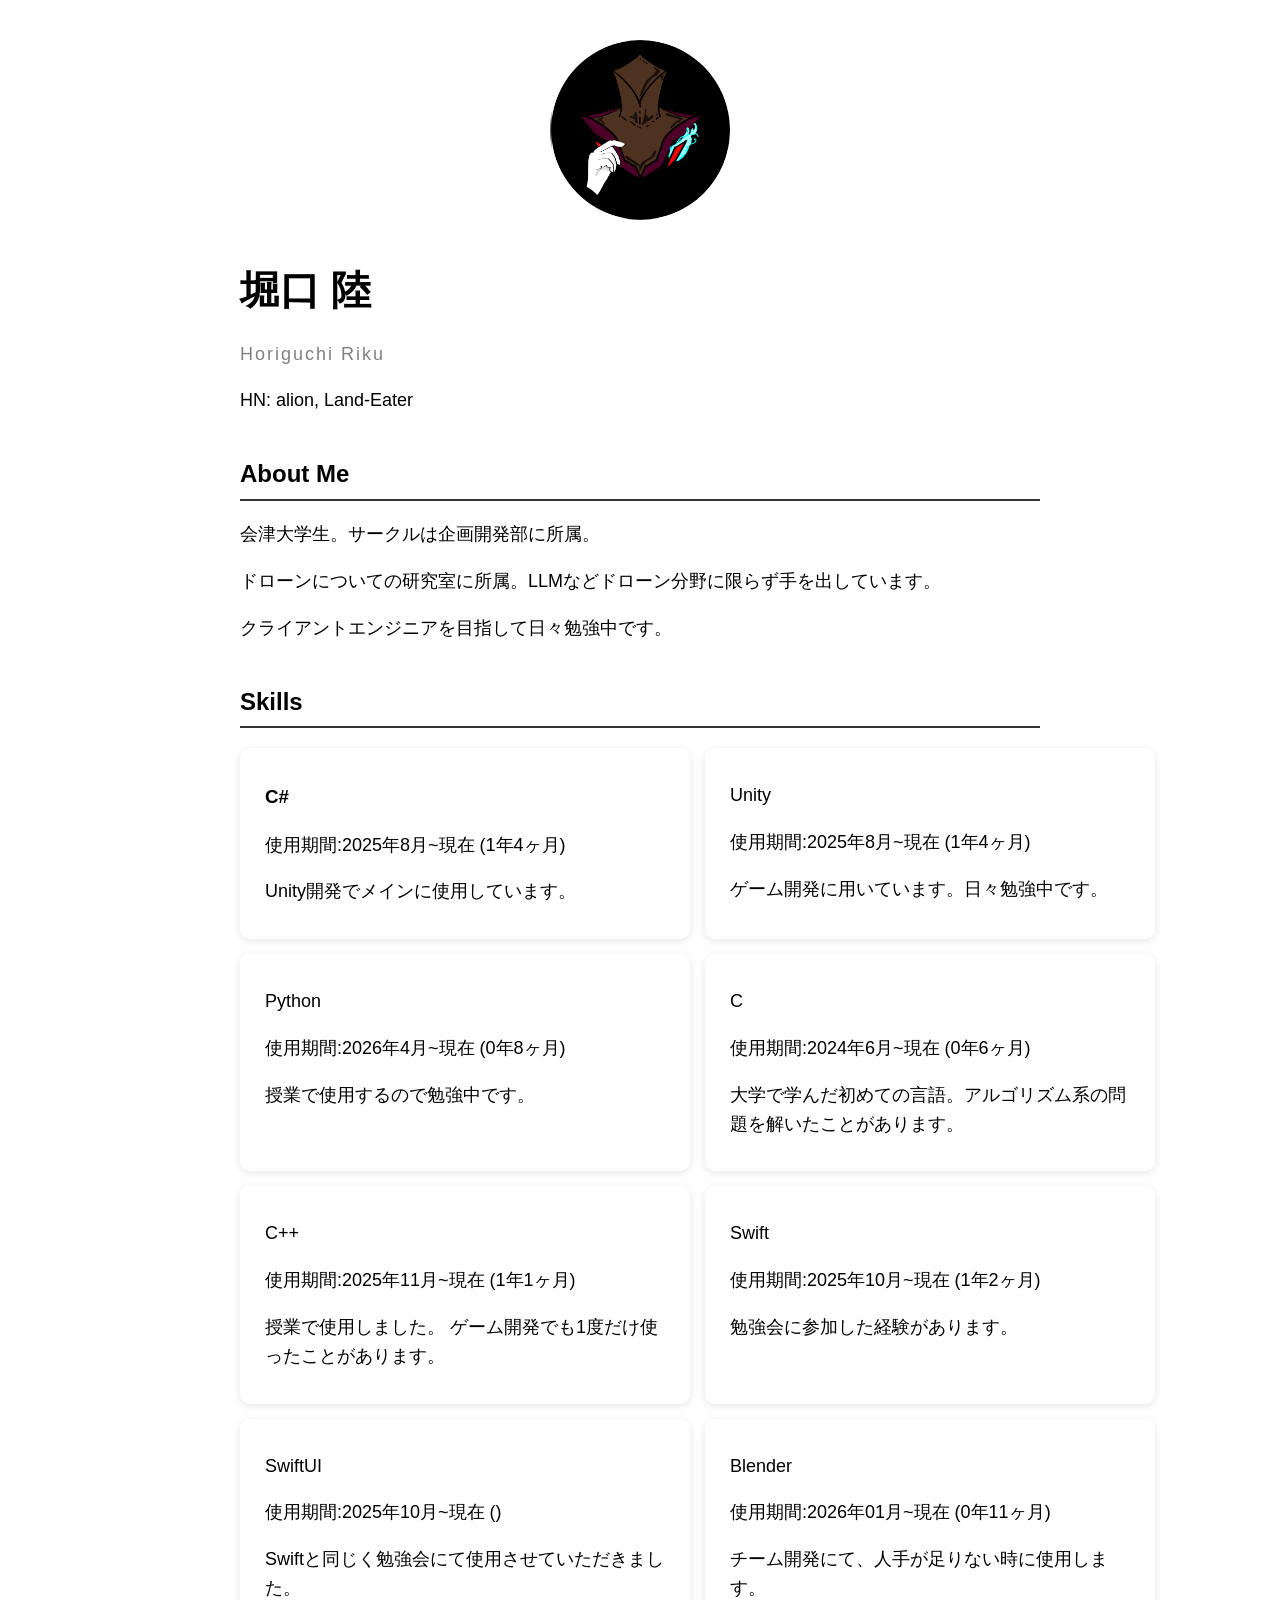
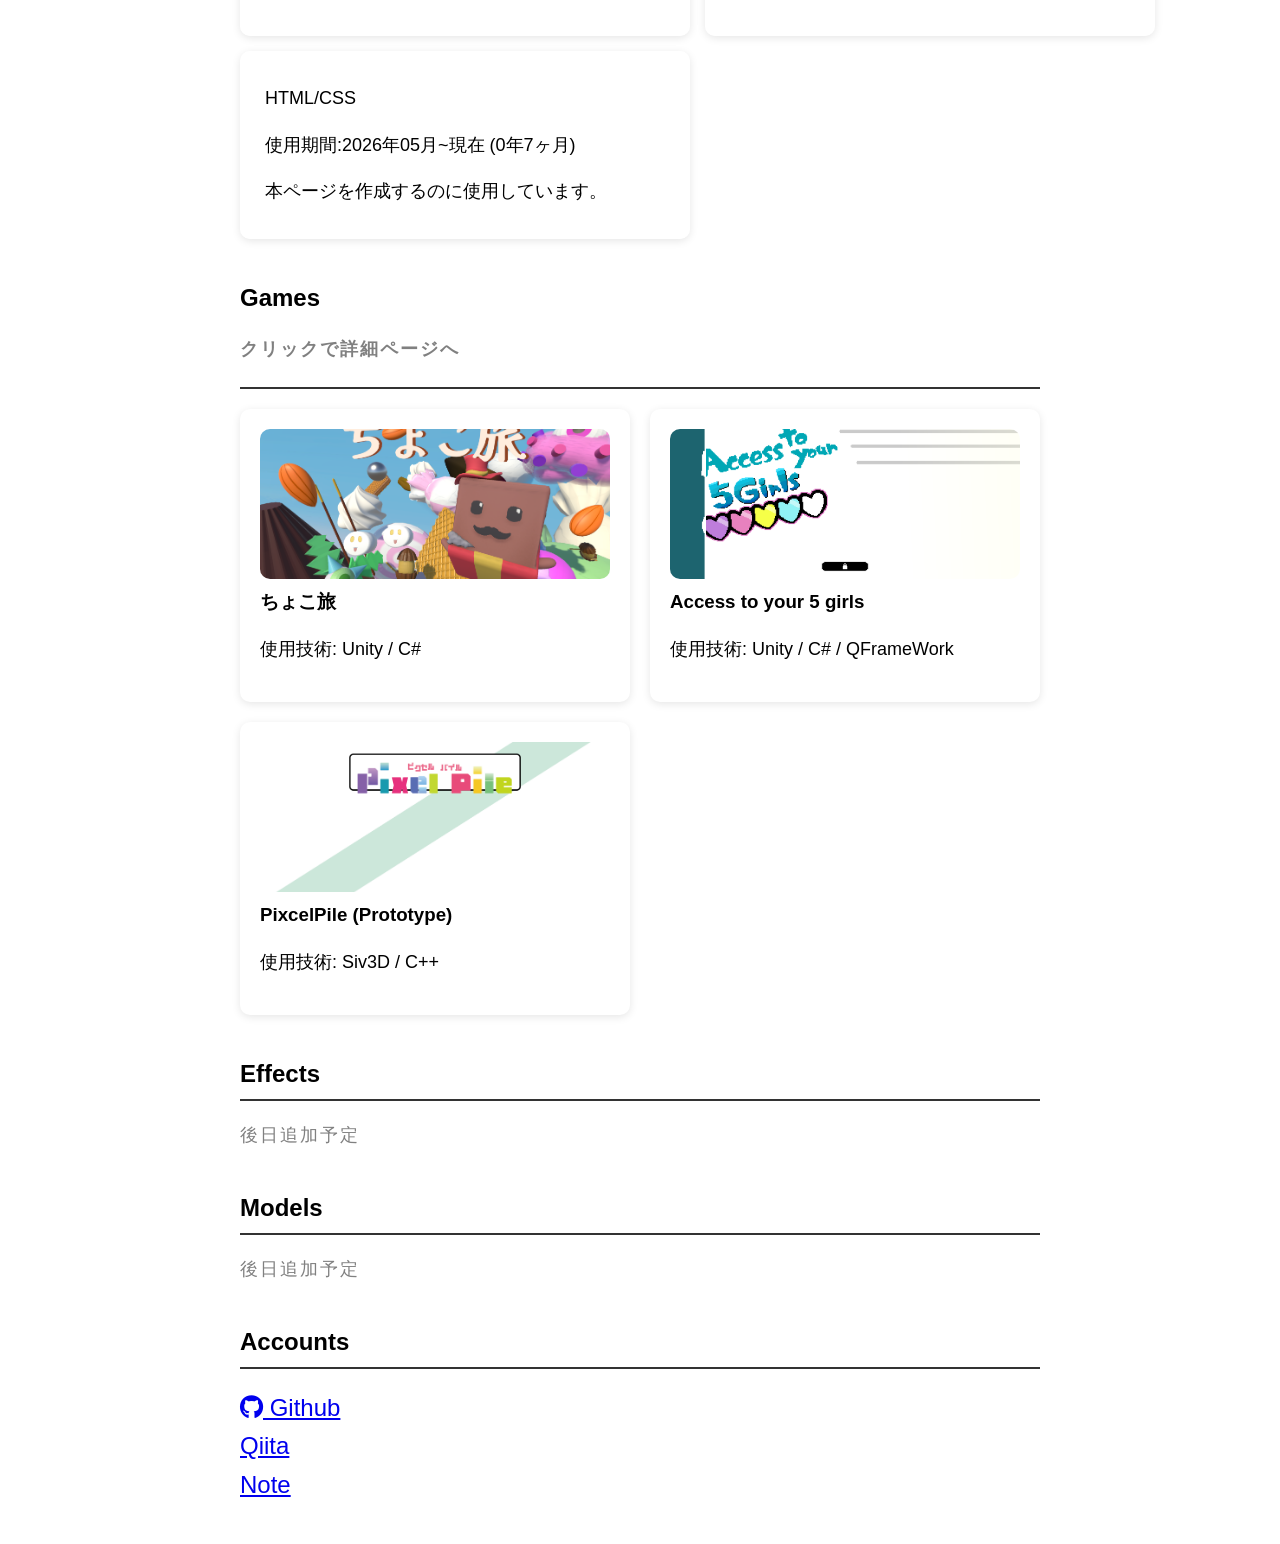
<file: index.html>
<!DOCTYPE html>
<html lang="ja">
<head>
    <meta charset="UTF-8">
    <meta name="viewport" content="width=device-width, initial-scale=1.0">
    <title>Riku Horiguchi Portfolio</title>

    <link rel="stylesheet" href="style.css">
    <link rel="stylesheet" href="https://cdnjs.cloudflare.com/ajax/libs/font-awesome/6.5.1/css/all.min.css">

</head>
<script src="script.js"></script>
<body>

    <div class="profile-section">
        <img src="images/Icon.JPG" alt="プロフィール画像" class="profile-image">
    </div>

    <h1>堀口 陸</h1>
    <p class="subscript"> Horiguchi Riku</p>
    <p>HN: alion, Land-Eater</p>
    
    <!--
        <p>Computer Engineering Student</p>
    -->

    <h2>About Me</h2>
    <p>
        <p>会津大学生。サークルは企画開発部に所属。</p>
        <p>ドローンについての研究室に所属。LLMなどドローン分野に限らず手を出しています。</p>
        <p>クライアントエンジニアを目指して日々勉強中です。</p>
    </p>

    <h2>Skills</h2>

        <div class="skills-container">

            <div class="skill-card">
                <h3>C#</h3>

                <p>
                    使用期間:2025年8月~現在
                    (<span id="csharp-experience"></span>)
                </p>

                <p>
                    Unity開発でメインに使用しています。
                </p>
            </div>

            <div class="skill-card">
                <p>Unity</p>
                
                <p>
                    使用期間:2025年8月~現在
                    (<span id="unity-experience"></span>)
                </p>

                <p>
                    ゲーム開発に用いています。日々勉強中です。
                </p>
            </div>

            <div class="skill-card">
                <p>Python</p>

                <p>
                    使用期間:2026年4月~現在
                    (<span id="python-experience"></span>)
                </p>

                <p>
                    授業で使用するので勉強中です。
                </p>
                
            </div>

            <div class="skill-card">
                <p>C</p>

                <p>
                    使用期間:2024年6月~現在
                    (<span id="c-experience"></span>)
                </p>

                <p>
                    大学で学んだ初めての言語。アルゴリズム系の問題を解いたことがあります。
                </p>
                
            </div>

            <div class="skill-card">
                <p>C++</p>
                
                <p>
                    使用期間:2025年11月~現在
                    (<span id="cpp-experience"></span>)
                </p>

                <p>
                    授業で使用しました。
                    ゲーム開発でも1度だけ使ったことがあります。
                </p>
                
            </div>

            <div class="skill-card">
                <p>Swift</p>

                <p>
                    使用期間:2025年10月~現在
                    (<span id="swift-experience"></span>)
                </p>

                <p>
                    勉強会に参加した経験があります。
                </p>
                
            </div>

            <div class="skill-card">
                <p>SwiftUI</p>

                <p>
                    使用期間:2025年10月~現在
                    (<span id="swift-experience"></span>)
                </p>

                <p>
                    Swiftと同じく勉強会にて使用させていただきました。
                </p>

            </div>

            <div class="skill-card">
                <p>Blender</p>

                <p>
                    使用期間:2026年01月~現在
                    (<span id="blender-experience"></span>)
                </p>

                <p>
                    チーム開発にて、人手が足りない時に使用します。
                </p>
            </div>

            <div class="skill-card">
                <p>HTML/CSS</p>

                <p>
                    使用期間:2026年05月~現在
                    (<span id="htmlcss-experience"></span>)
                </p>

                <p>
                    本ページを作成するのに使用しています。
                </p>
            </div>
        </div>

    <h2>
        Games
        <p class="subscript">クリックで詳細ページへ</p>
    </h2>
    

        <div class="projects-container">

        <a href="chocoTravel.html" class = "project-link">
            <div class="project-card">

                <img src="images/chocoTravelTitle.png" alt="タイトル画像">

                <h3>ちょこ旅</h3>
                <p>使用技術: Unity / C#</p>
            </div>
        </a>

        <a href="5girls.html" class = "project-link">
            <div class="project-card">

                <img src="images/5girlsTitle.png" alt="タイトル画像">

                <h3>Access to your 5 girls</h3>
                <p>使用技術: Unity / C# / QFrameWork</p>
            </div>
        </a>

        <a href="pixcelPile.html" class = "project-link">
            <div class="project-card">

                <img src="images/PixelPileTitle.png" alt="タイトル画像">

                <h3>PixcelPile (Prototype)</h3>
                <p>使用技術: Siv3D / C++</p>
            </div>
        </a>

        

        </div>

    <h2>Effects</h2>
    <p class="subscript">後日追加予定</p>

    <h2>Models</h2>
    <p class="subscript">後日追加予定</p>

    <h2>Accounts</h2>

    <div class="accounts-container">

        <div class="account">

            <a href="https://github.com/Land-Eater" target="_blank">
                <i class="fa-brands fa-github"></i>
                Github
            </a>

        </div>

        <div class="account">

            <a href="https://qiita.com/Land-Eater" target="_blank">
                <i></i>
                Qiita
            </a>

        </div>

        <div class="account">

            <a href="https://note.com/alphalion" target="_blank">
                <i></i>
                Note
            </a>

        </div>

    </div>

    <script src="script.js"></script>
</body>
</html>
</file>
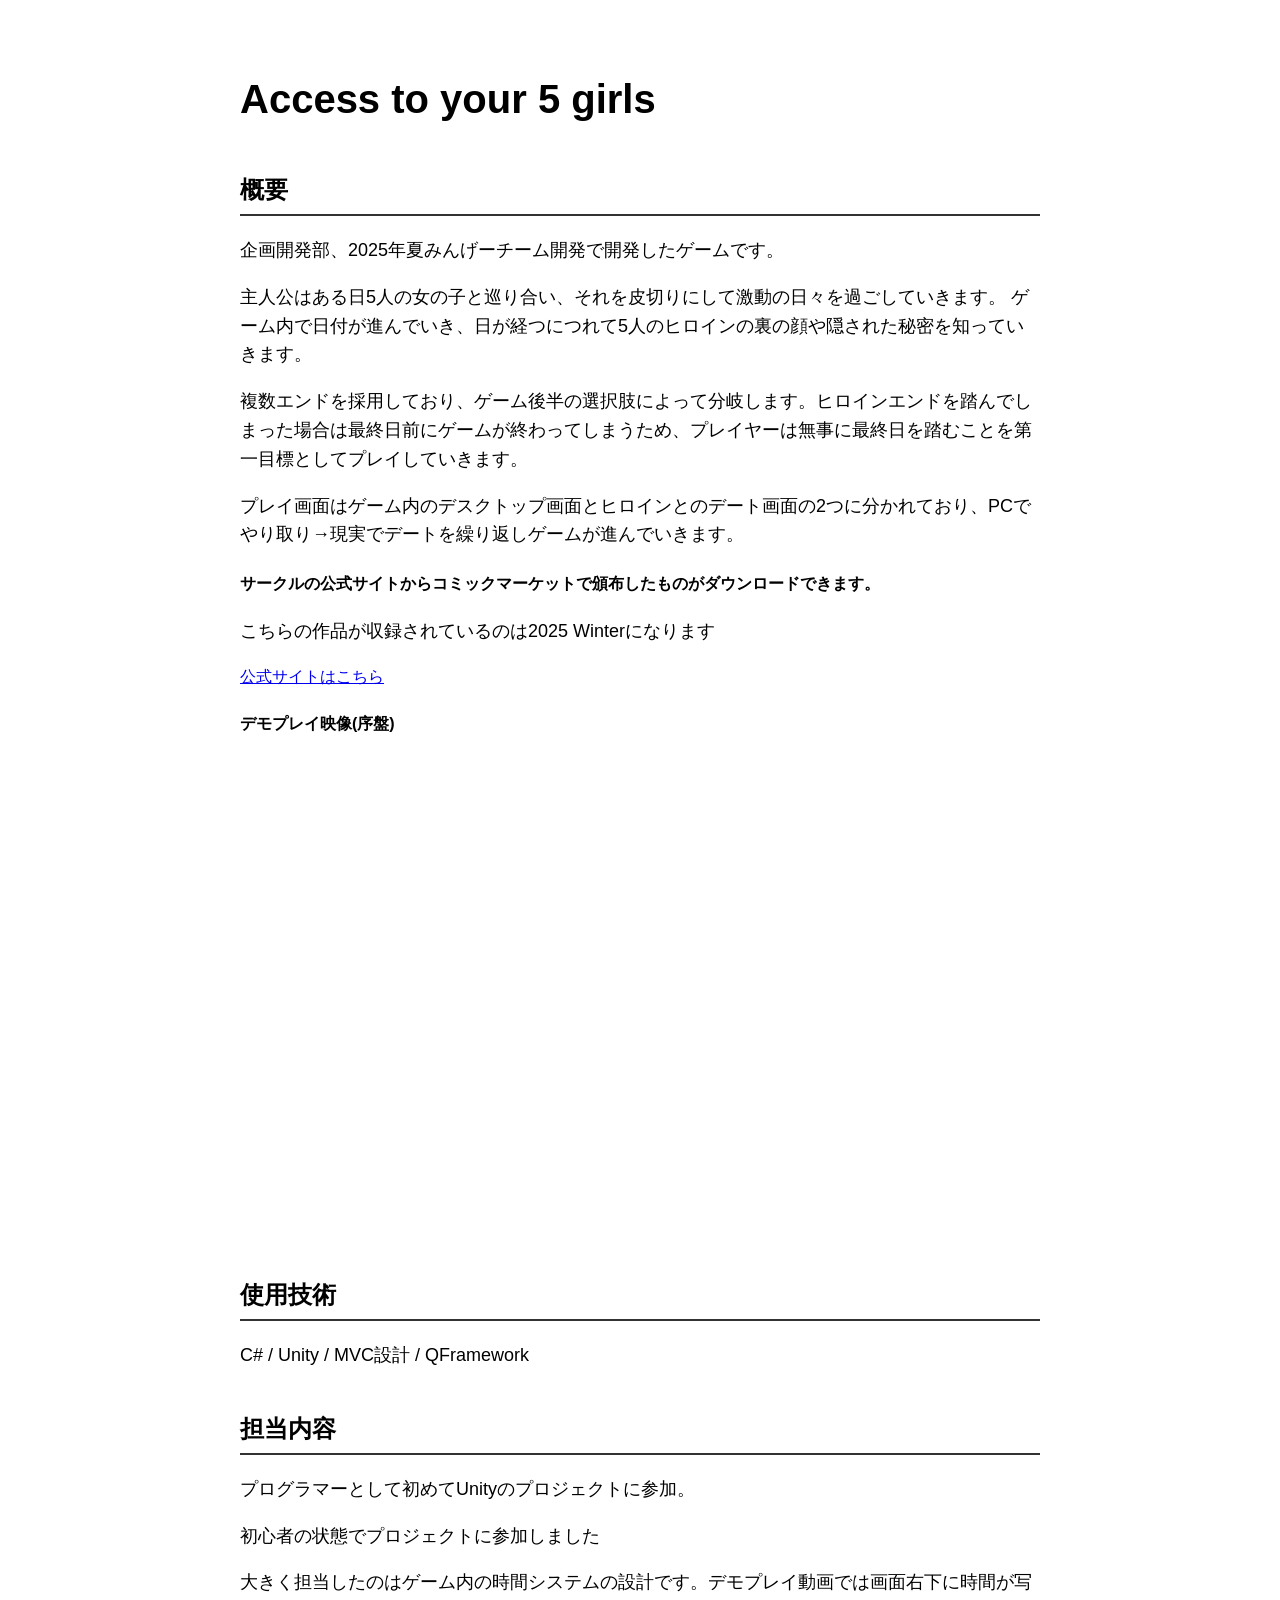
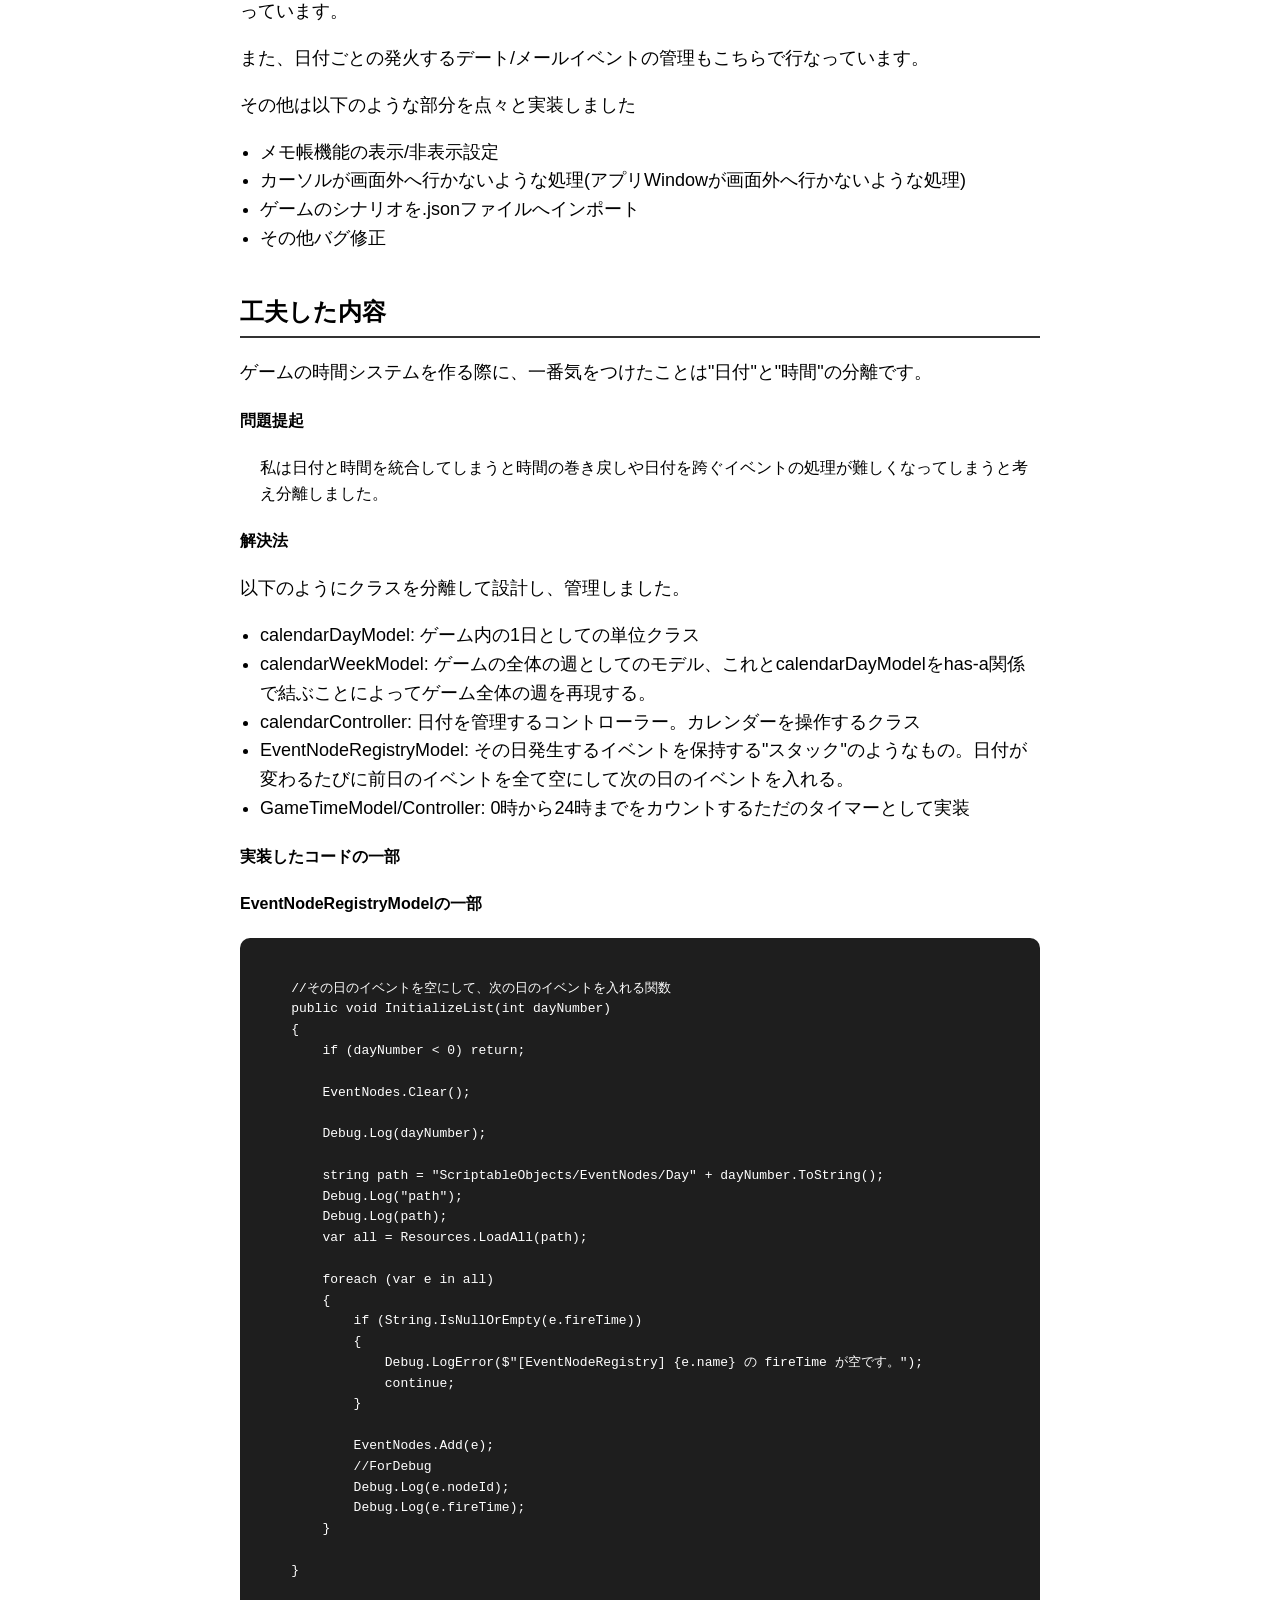
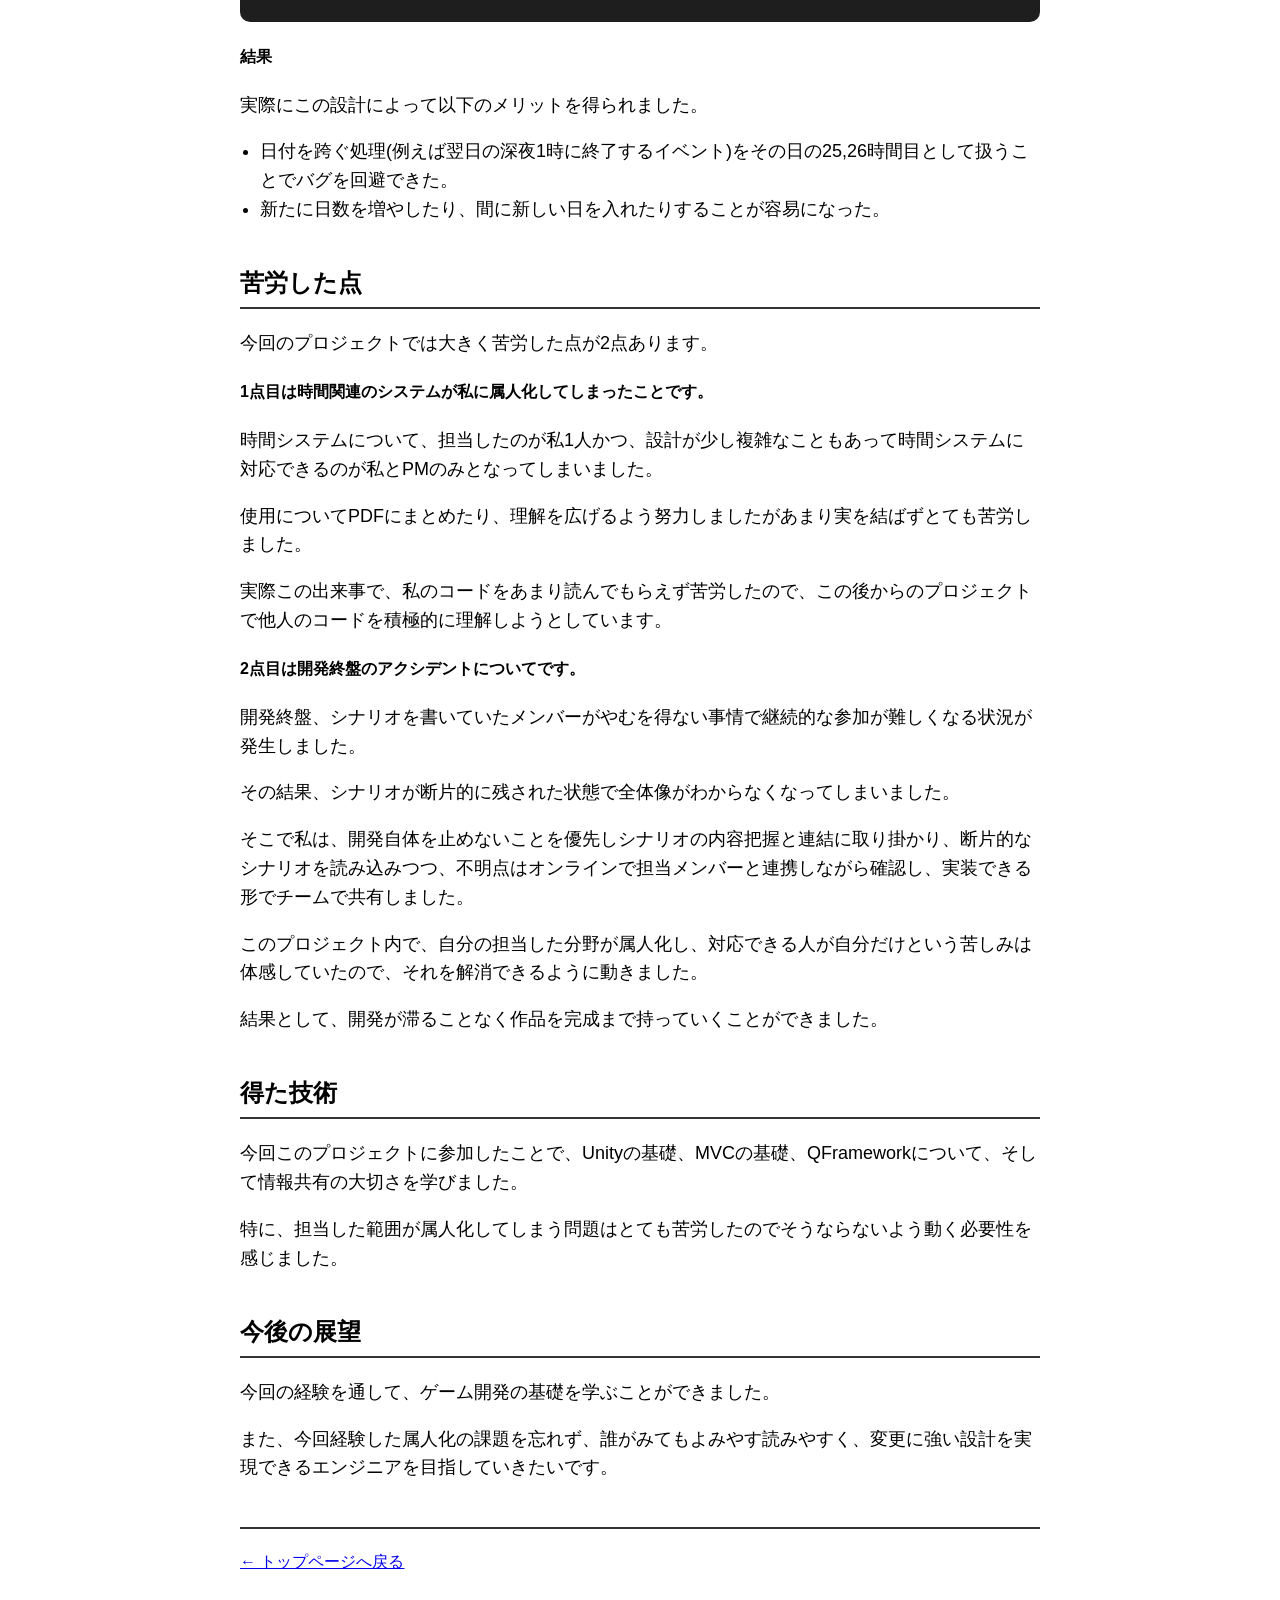
<file: 5girls.html>
<!DOCTYPE html>
<html lang="ja">
<head>
    <meta charset="UTF-8">
    <meta name="viewport" content="width=device-width, initial-scale=1.0">
    <title>My Portfolio</title>

    <link rel="stylesheet" href="style.css">
    <link rel="stylesheet" href="https://cdnjs.cloudflare.com/ajax/libs/font-awesome/6.5.1/css/all.min.css">
</head>
<body>

    <h1>Access to your 5 girls</h1>
    
    <h2>概要</h2>

    <p>企画開発部、2025年夏みんげーチーム開発で開発したゲームです。</p>
    <p>
        主人公はある日5人の女の子と巡り合い、それを皮切りにして激動の日々を過ごしていきます。
        ゲーム内で日付が進んでいき、日が経つにつれて5人のヒロインの裏の顔や隠された秘密を知っていきます。
    </p>
    <p>
        複数エンドを採用しており、ゲーム後半の選択肢によって分岐します。ヒロインエンドを踏んでしまった場合は最終日前にゲームが終わってしまうため、プレイヤーは無事に最終日を踏むことを第一目標としてプレイしていきます。
    </p>
    <p>
        プレイ画面はゲーム内のデスクトップ画面とヒロインとのデート画面の2つに分かれており、PCでやり取り→現実でデートを繰り返しゲームが進んでいきます。
    </p>

    <h4>サークルの公式サイトからコミックマーケットで頒布したものがダウンロードできます。</h4>
    <p>こちらの作品が収録されているのは2025 Winterになります</p>
    <a href="https://panddclub.org" target="_blank">公式サイトはこちら</a>
    <h4>デモプレイ映像(序盤)</h4>
    <iframe
    class="youtube-video"
    src="https://www.youtube.com/embed/tItFXDM-Xr4"
    title="Gameplay Video"
    allowfullscreen>
    </iframe>

    <h2>使用技術</h2>
    <p>C# / Unity / MVC設計 / QFramework</p>

    <h2>担当内容</h2>
    <p>プログラマーとして初めてUnityのプロジェクトに参加。</p>
    <p>初心者の状態でプロジェクトに参加しました</p>

    <p>大きく担当したのはゲーム内の時間システムの設計です。デモプレイ動画では画面右下に時間が写っています。</p>
    <p>また、日付ごとの発火するデート/メールイベントの管理もこちらで行なっています。</p>

    <p>その他は以下のような部分を点々と実装しました</p>
    <ul>
        <li>メモ帳機能の表示/非表示設定</li>
        <li>カーソルが画面外へ行かないような処理(アプリWindowが画面外へ行かないような処理)</li>
        <li>ゲームのシナリオを.jsonファイルへインポート</li>
        <li>その他バグ修正</li>
    </ul>

    <h2>工夫した内容</h2>
    <p>
        ゲームの時間システムを作る際に、一番気をつけたことは"日付"と"時間"の分離です。
    </p>

    <h4>問題提起</h4>

        <ul>
            私は日付と時間を統合してしまうと時間の巻き戻しや日付を跨ぐイベントの処理が難しくなってしまうと考え分離しました。
        </ul>

    <h4>解決法</h4>
        <p>以下のようにクラスを分離して設計し、管理しました。</p>
        <ul>
            <li>calendarDayModel: ゲーム内の1日としての単位クラス</li>
            <li>calendarWeekModel: ゲームの全体の週としてのモデル、これとcalendarDayModelをhas-a関係で結ぶことによってゲーム全体の週を再現する。</li>
            <li>calendarController: 日付を管理するコントローラー。カレンダーを操作するクラス</li>
            <li>EventNodeRegistryModel: その日発生するイベントを保持する"スタック"のようなもの。日付が変わるたびに前日のイベントを全て空にして次の日のイベントを入れる。</li>
            <li>GameTimeModel/Controller: 0時から24時までをカウントするただのタイマーとして実装</li>
        </ul>

    <h4>実装したコードの一部</h4>

    <h4>EventNodeRegistryModelの一部</h4>
    <div>
    <pre><code>
    //その日のイベントを空にして、次の日のイベントを入れる関数
    public void InitializeList(int dayNumber)
    {
        if (dayNumber < 0) return;

        EventNodes.Clear();
    
        Debug.Log(dayNumber);
        
        string path = "ScriptableObjects/EventNodes/Day" + dayNumber.ToString();
        Debug.Log("path");
        Debug.Log(path);
        var all = Resources.LoadAll<EventNode>(path);

        foreach (var e in all)
        {
            if (String.IsNullOrEmpty(e.fireTime))
            {
                Debug.LogError($"[EventNodeRegistry] {e.name} の fireTime が空です。");
                continue;
            }

            EventNodes.Add(e);
            //ForDebug
            Debug.Log(e.nodeId);
            Debug.Log(e.fireTime);
        }

    }
    </code></pre>
    </div>


    <h4>結果</h4>
    <p>実際にこの設計によって以下のメリットを得られました。</p>
    <ul>
        <li>日付を跨ぐ処理(例えば翌日の深夜1時に終了するイベント)をその日の25,26時間目として扱うことでバグを回避できた。</li>
        <li>新たに日数を増やしたり、間に新しい日を入れたりすることが容易になった。</li>
    </ul>


    <h2>苦労した点</h2>
    <p>今回のプロジェクトでは大きく苦労した点が2点あります。</p>
    <h4>1点目は時間関連のシステムが私に属人化してしまったことです。</h4>
    <p>時間システムについて、担当したのが私1人かつ、設計が少し複雑なこともあって時間システムに対応できるのが私とPMのみとなってしまいました。</p>
    <p>使用についてPDFにまとめたり、理解を広げるよう努力しましたがあまり実を結ばずとても苦労しました。</p>
    <p>実際この出来事で、私のコードをあまり読んでもらえず苦労したので、この後からのプロジェクトで他人のコードを積極的に理解しようとしています。</p>

    <h4>2点目は開発終盤のアクシデントについてです。</h4>
    <p>開発終盤、シナリオを書いていたメンバーがやむを得ない事情で継続的な参加が難しくなる状況が発生しました。</p>
    <p>その結果、シナリオが断片的に残された状態で全体像がわからなくなってしまいました。</p>
    <p>そこで私は、開発自体を止めないことを優先しシナリオの内容把握と連結に取り掛かり、断片的なシナリオを読み込みつつ、不明点はオンラインで担当メンバーと連携しながら確認し、実装できる形でチームで共有しました。</p>
    <p>このプロジェクト内で、自分の担当した分野が属人化し、対応できる人が自分だけという苦しみは体感していたので、それを解消できるように動きました。</p>
    <p>結果として、開発が滞ることなく作品を完成まで持っていくことができました。</p>

    <h2>得た技術</h2>
    <p>今回このプロジェクトに参加したことで、Unityの基礎、MVCの基礎、QFrameworkについて、そして情報共有の大切さを学びました。</p>
    <p>特に、担当した範囲が属人化してしまう問題はとても苦労したのでそうならないよう動く必要性を感じました。</p>

    <h2>今後の展望</h2>
    <p>今回の経験を通して、ゲーム開発の基礎を学ぶことができました。</p>
    <p>また、今回経験した属人化の課題を忘れず、誰がみてもよみやす読みやすく、変更に強い設計を実現できるエンジニアを目指していきたいです。</p>

    <h2></h2>
    <div>
    <a href="index.html">← トップページへ戻る</a>
    </div>


</body>
</html>
</file>
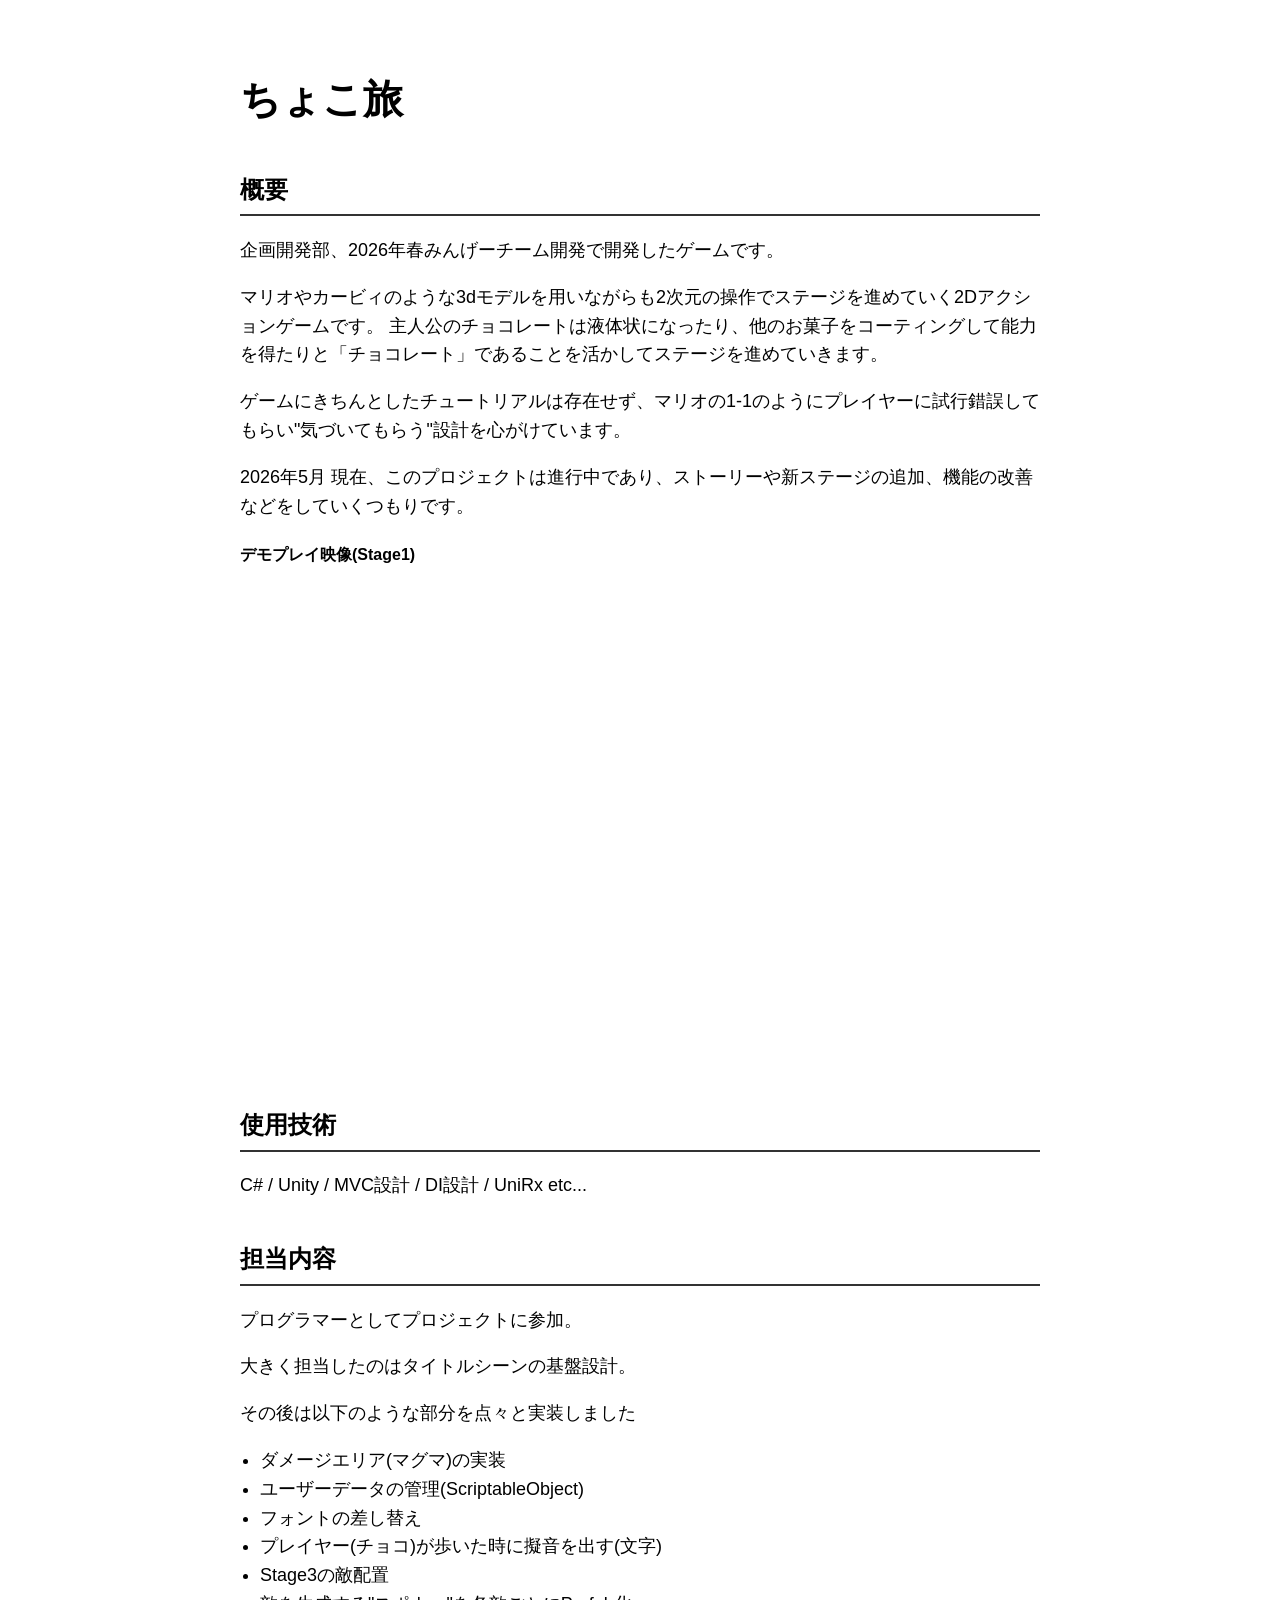
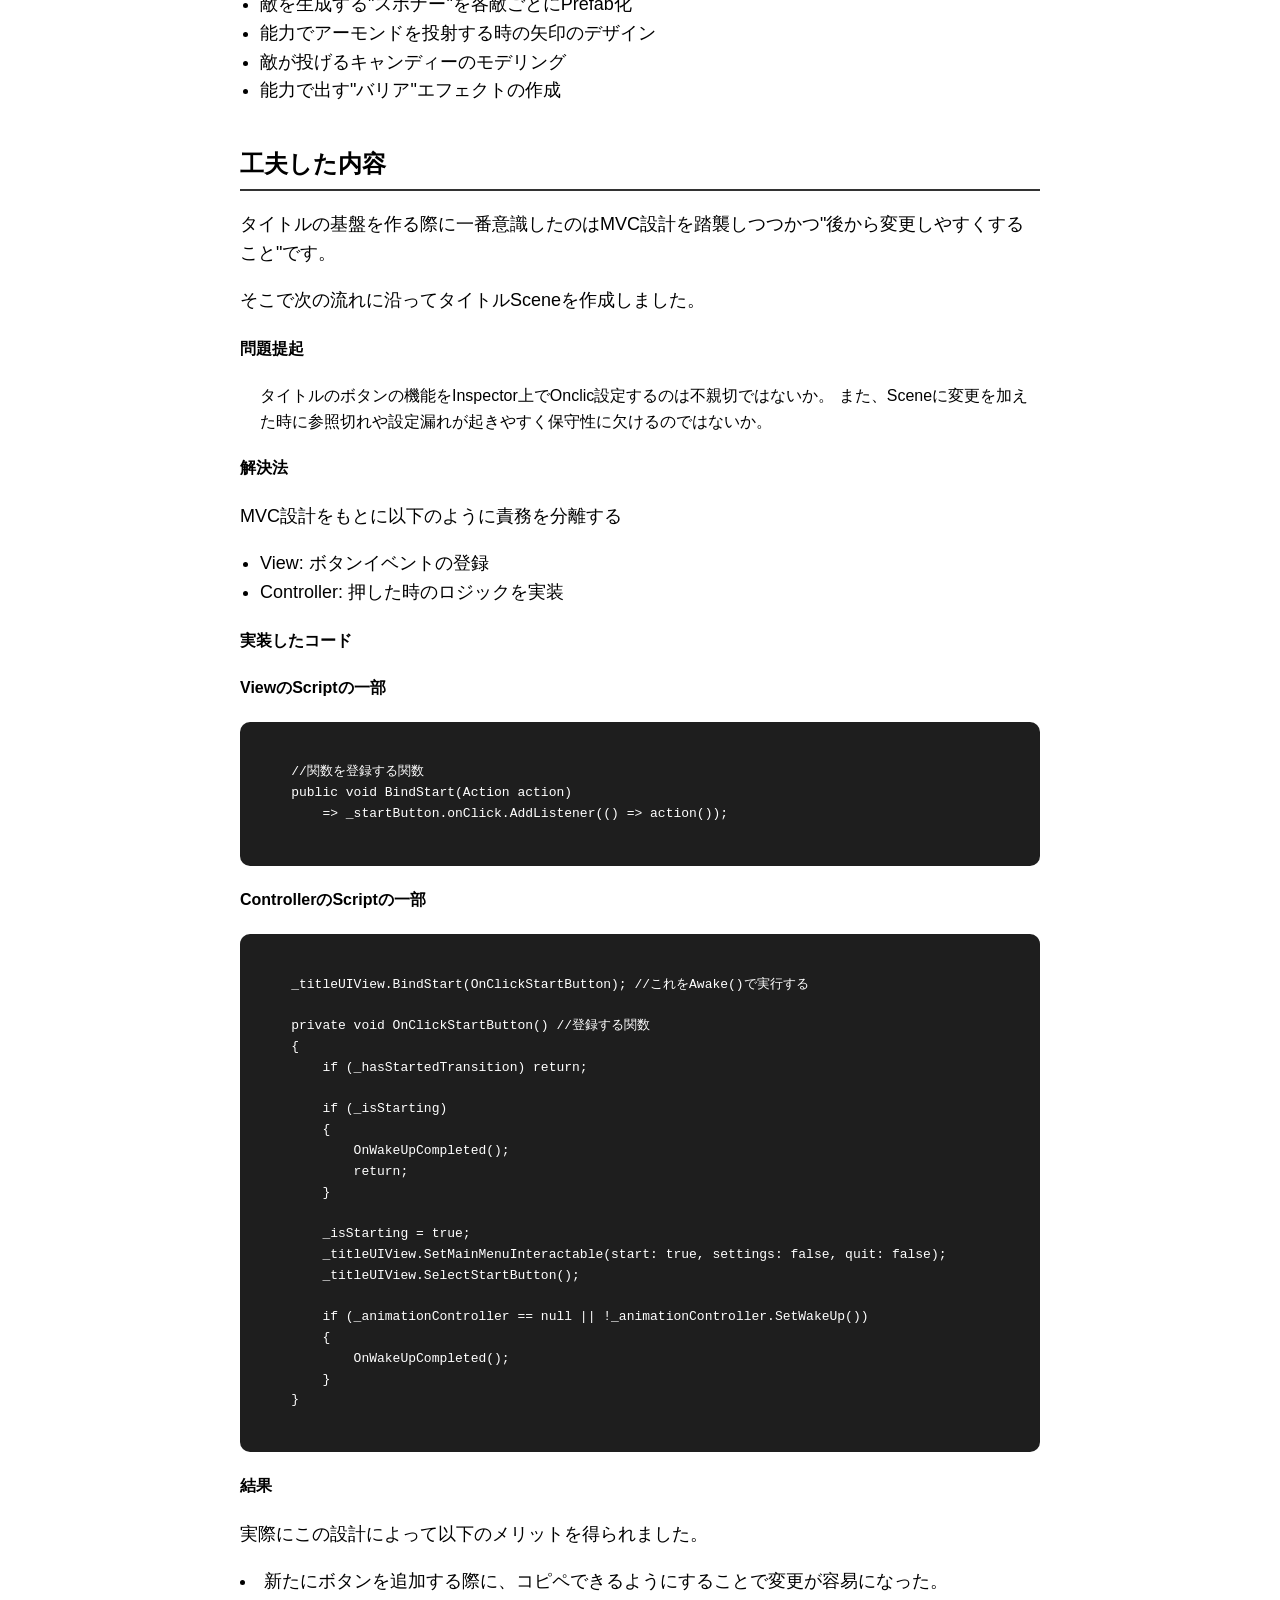
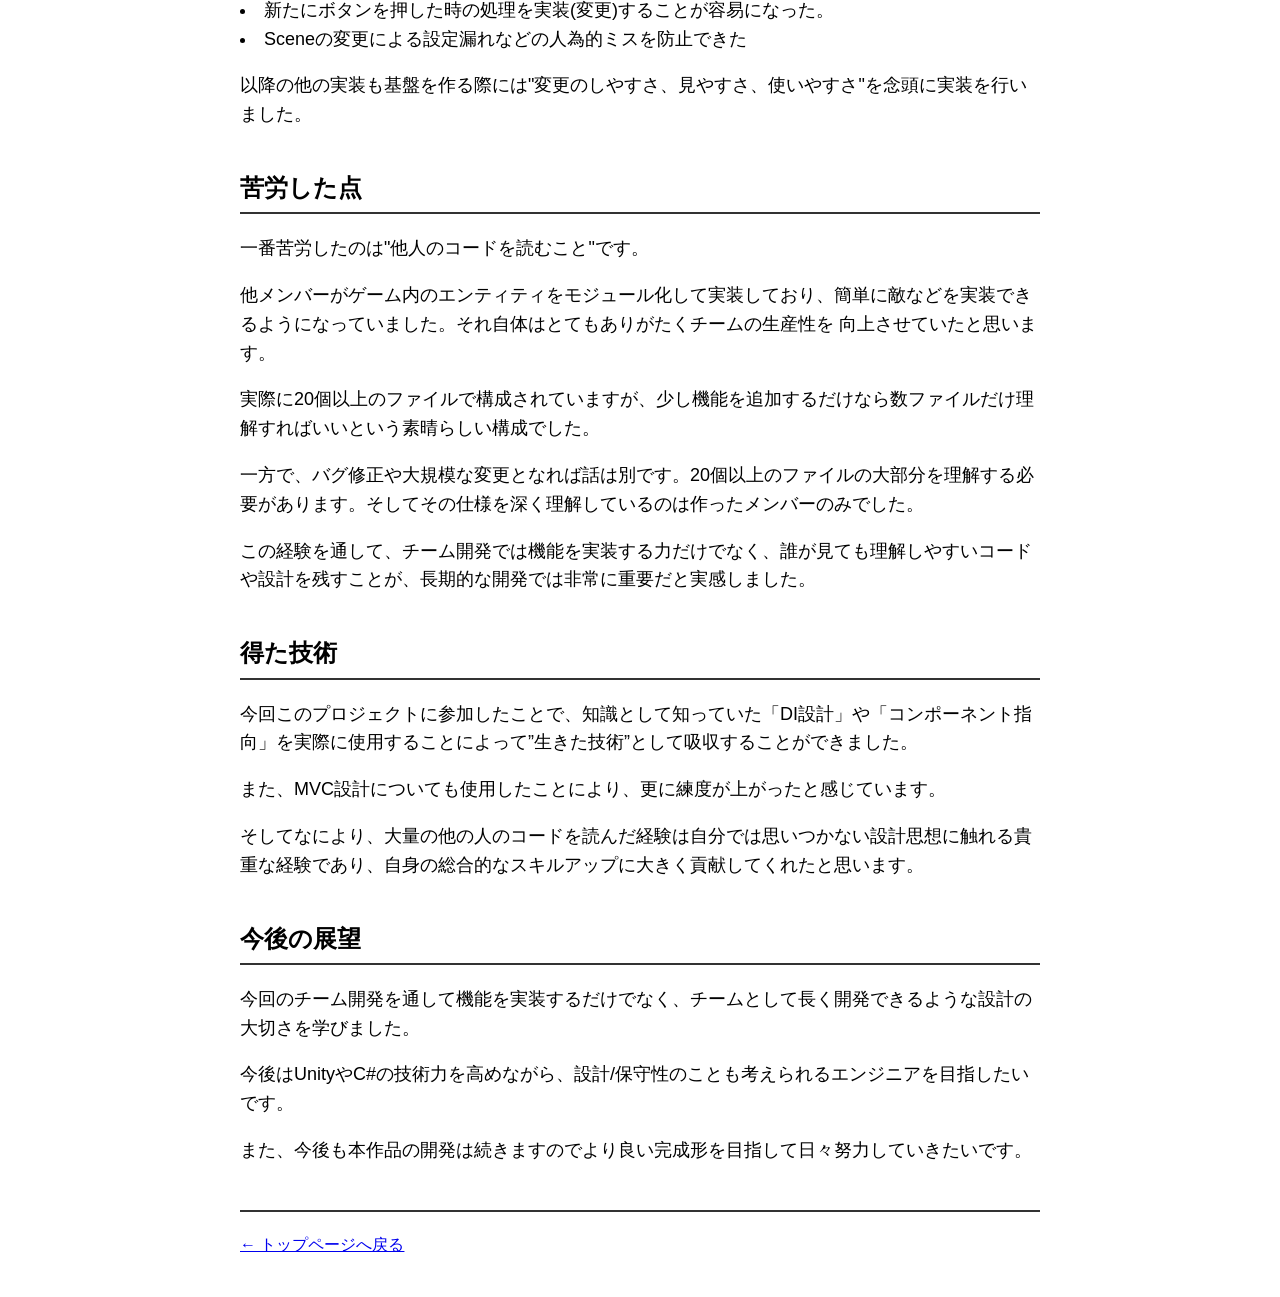
<file: chocoTravel.html>
<!DOCTYPE html>
<html lang="ja">
<head>
    <meta charset="UTF-8">
    <meta name="viewport" content="width=device-width, initial-scale=1.0">
    <title>My Portfolio</title>

    <link rel="stylesheet" href="style.css">
    <link rel="stylesheet" href="https://cdnjs.cloudflare.com/ajax/libs/font-awesome/6.5.1/css/all.min.css">
</head>
<body>

    <h1>ちょこ旅</h1>
    
    <h2>概要</h2>

    <p>企画開発部、2026年春みんげーチーム開発で開発したゲームです。</p>
    <p>マリオやカービィのような3dモデルを用いながらも2次元の操作でステージを進めていく2Dアクションゲームです。
    主人公のチョコレートは液体状になったり、他のお菓子をコーティングして能力を得たりと「チョコレート」であることを活かしてステージを進めていきます。
    </p>
    <p>ゲームにきちんとしたチュートリアルは存在せず、マリオの1-1のようにプレイヤーに試行錯誤してもらい"気づいてもらう"設計を心がけています。</p>
    <p>2026年5月 現在、このプロジェクトは進行中であり、ストーリーや新ステージの追加、機能の改善などをしていくつもりです。</p>
    <h4>デモプレイ映像(Stage1)</h4>
    <iframe
    class="youtube-video"
    src="https://www.youtube.com/embed/bj4w3zvyGMU"
    title="Gameplay Video"
    allowfullscreen>
    </iframe>

    <h2>使用技術</h2>
    <p>C# / Unity / MVC設計 / DI設計 / UniRx etc...</p>

    <h2>担当内容</h2>
    <p>プログラマーとしてプロジェクトに参加。</p>
    <p>大きく担当したのはタイトルシーンの基盤設計。</p>
    <p>その後は以下のような部分を点々と実装しました</p>
    <ul>
        <li>ダメージエリア(マグマ)の実装</li>
        <li>ユーザーデータの管理(ScriptableObject)</li>
        <li>フォントの差し替え</li>
        <li>プレイヤー(チョコ)が歩いた時に擬音を出す(文字)</li>
        <li>Stage3の敵配置</li>
        <li>敵を生成する"スポナー"を各敵ごとにPrefab化</li>
        <li>能力でアーモンドを投射する時の矢印のデザイン</li>
        <li>敵が投げるキャンディーのモデリング</li>
        <li>能力で出す"バリア"エフェクトの作成</li>
    </ul>

    <h2>工夫した内容</h2>
    <p>タイトルの基盤を作る際に一番意識したのはMVC設計を踏襲しつつかつ"後から変更しやすくすること"です。</p>
    <p>そこで次の流れに沿ってタイトルSceneを作成しました。</p>

    <h4>問題提起</h4>

        <ul>
            タイトルのボタンの機能をInspector上でOnclic設定するのは不親切ではないか。
            また、Sceneに変更を加えた時に参照切れや設定漏れが起きやすく保守性に欠けるのではないか。
        </ul>

    <h4>解決法</h4>
        <p>MVC設計をもとに以下のように責務を分離する</p>
        <ul>
            <li>View: ボタンイベントの登録</li>
            <li>Controller: 押した時のロジックを実装</li>
        </ul>

    <h4>実装したコード</h4>

    <h4>ViewのScriptの一部</h4>
    <div>
    <pre><code>
    //関数を登録する関数
    public void BindStart(Action action)
        => _startButton.onClick.AddListener(() => action());
    </code></pre>
    </div>

    <h4>ControllerのScriptの一部</h4>
    <div>
    <pre><code>
    _titleUIView.BindStart(OnClickStartButton); //これをAwake()で実行する

    private void OnClickStartButton() //登録する関数
    {
        if (_hasStartedTransition) return;

        if (_isStarting)
        {
            OnWakeUpCompleted();
            return;
        }

        _isStarting = true;
        _titleUIView.SetMainMenuInteractable(start: true, settings: false, quit: false);
        _titleUIView.SelectStartButton();

        if (_animationController == null || !_animationController.SetWakeUp())
        {
            OnWakeUpCompleted();
        }
    }
    </code></pre>
    </div>

    <h4>結果</h4>
    <p>実際にこの設計によって以下のメリットを得られました。</p>
    <lu>
        <li>新たにボタンを追加する際に、コピペできるようにすることで変更が容易になった。</li>
        <li>新たにボタンを押した時の処理を実装(変更)することが容易になった。</li>
        <li>Sceneの変更による設定漏れなどの人為的ミスを防止できた</li>
    </lu>

    <p>
        以降の他の実装も基盤を作る際には"変更のしやすさ、見やすさ、使いやすさ"を念頭に実装を行いました。
    </p>

    <h2>苦労した点</h2>
    <p>
        一番苦労したのは"他人のコードを読むこと"です。
    </p>
    <p>
        他メンバーがゲーム内のエンティティをモジュール化して実装しており、簡単に敵などを実装できるようになっていました。それ自体はとてもありがたくチームの生産性を
        向上させていたと思います。
    </p>
    <p>
        実際に20個以上のファイルで構成されていますが、少し機能を追加するだけなら数ファイルだけ理解すればいいという素晴らしい構成でした。
    </p>
    <p>
        一方で、バグ修正や大規模な変更となれば話は別です。20個以上のファイルの大部分を理解する必要があります。そしてその仕様を深く理解しているのは作ったメンバーのみでした。
    </p>
    <p>
        この経験を通して、チーム開発では機能を実装する力だけでなく、誰が見ても理解しやすいコードや設計を残すことが、長期的な開発では非常に重要だと実感しました。
    </p>

    <h2>得た技術</h2>
    <p>今回このプロジェクトに参加したことで、知識として知っていた「DI設計」や「コンポーネント指向」を実際に使用することによって”生きた技術”として吸収することができました。</p>
    <p>また、MVC設計についても使用したことにより、更に練度が上がったと感じています。</p>
    <p>そしてなにより、大量の他の人のコードを読んだ経験は自分では思いつかない設計思想に触れる貴重な経験であり、自身の総合的なスキルアップに大きく貢献してくれたと思います。</p>

    <h2>今後の展望</h2>
    <p>今回のチーム開発を通して機能を実装するだけでなく、チームとして長く開発できるような設計の大切さを学びました。</p>
    <p>今後はUnityやC#の技術力を高めながら、設計/保守性のことも考えられるエンジニアを目指したいです。</p>
    <p>また、今後も本作品の開発は続きますのでより良い完成形を目指して日々努力していきたいです。</p>

    <h2></h2>
    <div>
    <a href="index.html">← トップページへ戻る</a>
    </div>


</body>
</html>
</file>
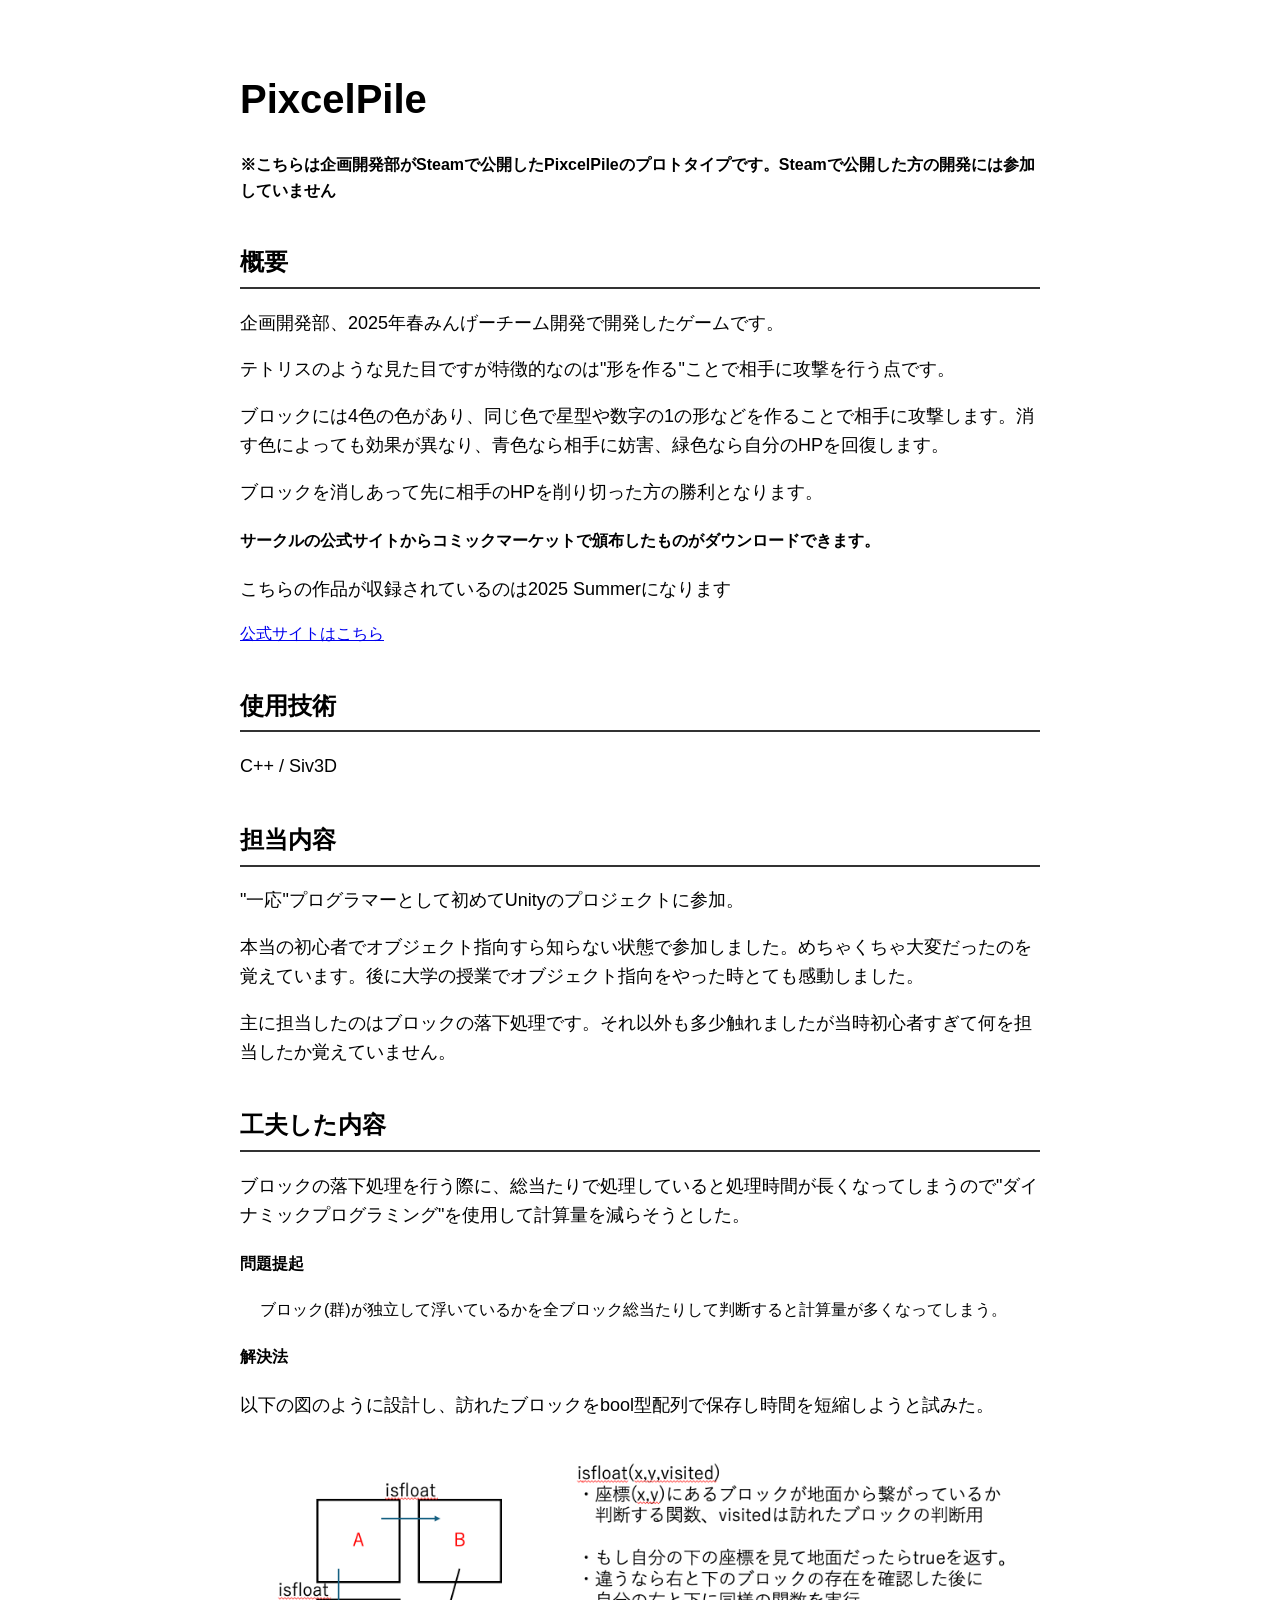
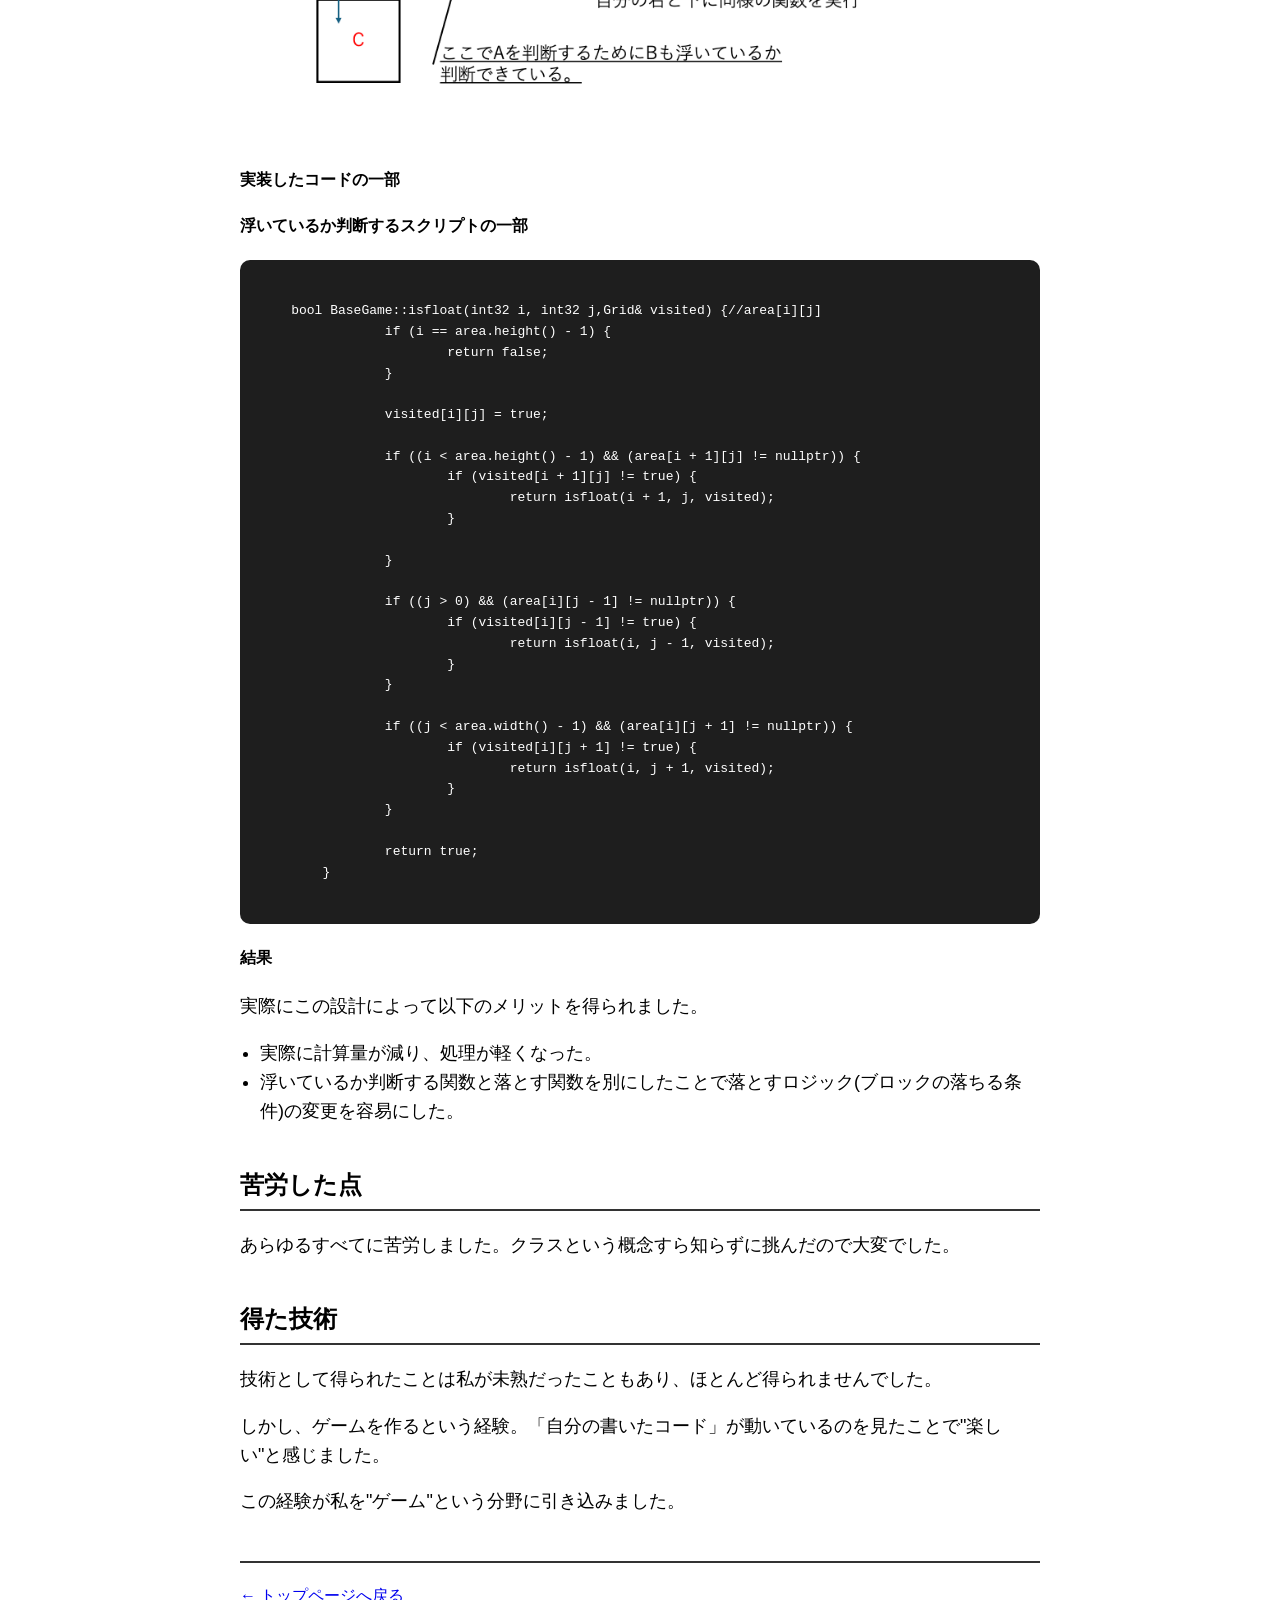
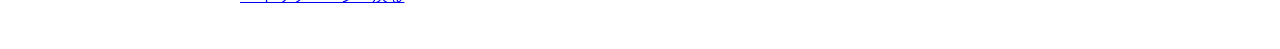
<file: pixcelPile.html>
<!DOCTYPE html>
<html lang="ja">
<head>
    <meta charset="UTF-8">
    <meta name="viewport" content="width=device-width, initial-scale=1.0">
    <title>My Portfolio</title>

    <link rel="stylesheet" href="style.css">
    <link rel="stylesheet" href="https://cdnjs.cloudflare.com/ajax/libs/font-awesome/6.5.1/css/all.min.css">
</head>
<body>

    <h1>PixcelPile</h1>
    <h4>※こちらは企画開発部がSteamで公開したPixcelPileのプロトタイプです。Steamで公開した方の開発には参加していません</h4>
    
    <h2>概要</h2>

    <p>企画開発部、2025年春みんげーチーム開発で開発したゲームです。</p>
    <p>
        テトリスのような見た目ですが特徴的なのは"形を作る"ことで相手に攻撃を行う点です。
    </p>
    <p>
        ブロックには4色の色があり、同じ色で星型や数字の1の形などを作ることで相手に攻撃します。消す色によっても効果が異なり、青色なら相手に妨害、緑色なら自分のHPを回復します。
    </p>
    <p>ブロックを消しあって先に相手のHPを削り切った方の勝利となります。</p>
    

    <h4>サークルの公式サイトからコミックマーケットで頒布したものがダウンロードできます。</h4>
    <p>こちらの作品が収録されているのは2025 Summerになります</p>
    <a href="https://panddclub.org" target="_blank">公式サイトはこちら</a>

    <h2>使用技術</h2>
    <p>C++ / Siv3D</p>

    <h2>担当内容</h2>
    <p>"一応"プログラマーとして初めてUnityのプロジェクトに参加。</p>
    <p>本当の初心者でオブジェクト指向すら知らない状態で参加しました。めちゃくちゃ大変だったのを覚えています。後に大学の授業でオブジェクト指向をやった時とても感動しました。</p>

    <p>主に担当したのはブロックの落下処理です。それ以外も多少触れましたが当時初心者すぎて何を担当したか覚えていません。</p>

    <h2>工夫した内容</h2>
    <p>
        ブロックの落下処理を行う際に、総当たりで処理していると処理時間が長くなってしまうので"ダイナミックプログラミング"を使用して計算量を減らそうとした。
    </p>

    <h4>問題提起</h4>

        <ul>
            ブロック(群)が独立して浮いているかを全ブロック総当たりして判断すると計算量が多くなってしまう。
        </ul>

    <h4>解決法</h4>
        <p>以下の図のように設計し、訪れたブロックをbool型配列で保存し時間を短縮しようと試みた。</p>
        <img src="images/PixcelPilleGraph.png" alt="図" class="img1">

    <h4>実装したコードの一部</h4>

    <h4>浮いているか判断するスクリプトの一部</h4>
    <div>
    <pre><code>
    bool BaseGame::isfloat(int32 i, int32 j,Grid<bool>& visited) {//area[i][j]
		if (i == area.height() - 1) {
			return false;
		}

		visited[i][j] = true;

		if ((i < area.height() - 1) && (area[i + 1][j] != nullptr)) {
			if (visited[i + 1][j] != true) {
				return isfloat(i + 1, j, visited);
			}
			
		}

		if ((j > 0) && (area[i][j - 1] != nullptr)) {
			if (visited[i][j - 1] != true) {
				return isfloat(i, j - 1, visited);
			}
		}

		if ((j < area.width() - 1) && (area[i][j + 1] != nullptr)) {
			if (visited[i][j + 1] != true) {
				return isfloat(i, j + 1, visited);
			}
		}

		return true;
	}
    </code></pre>
    </div>


    <h4>結果</h4>
    <p>実際にこの設計によって以下のメリットを得られました。</p>
    <ul>
        <li>実際に計算量が減り、処理が軽くなった。</li>
        <li>浮いているか判断する関数と落とす関数を別にしたことで落とすロジック(ブロックの落ちる条件)の変更を容易にした。</li>
    </ul>


    <h2>苦労した点</h2>
    <p>あらゆるすべてに苦労しました。クラスという概念すら知らずに挑んだので大変でした。</p>

    <h2>得た技術</h2>
    <p>技術として得られたことは私が未熟だったこともあり、ほとんど得られませんでした。</p>
    <p>しかし、ゲームを作るという経験。「自分の書いたコード」が動いているのを見たことで"楽しい"と感じました。</p>
    <p>この経験が私を"ゲーム"という分野に引き込みました。</p>

    <h2></h2>
    <div>
    <a href="index.html">← トップページへ戻る</a>
    </div>


</body>
</html>
</file>
<file: style.css>
/*全体*/
body {
    font-family: Arial, sans-serif;
    max-width: 800px;
    margin: 0 auto;
    padding: 40px;
    line-height: 1.6;
    background-color: #ffffff;
}

h1 {
    font-size: 40px;
    margin-bottom: 0;
}

h2 {
    margin-top: 40px;
    border-bottom: 2px solid #333;
    padding-bottom: 5px;
}

p, li {
    font-size: 18px;
}

ul {
    padding-left: 20px;
}

/*タイトル画像周り*/
.profile-section {
    text-align: center;
    margin-bottom: 30px;
}

.profile-image {
    width: 180px;
    height: 180px;

    border-radius: 50%;

    object-fit: cover;
}

.subscript{
    font-size: 18px;
    color: gray;

    letter-spacing: 2px;
}

/*スキル表示周り*/
.skills-container {
    display: grid;
    grid-template-columns: repeat(2, 1fr);
    gap: 15px;
}

.skill-card {
    background-color: rgba(255, 255, 255, 0.623);
    padding: 15px 25px;
    border-radius: 10px;
    box-shadow: 0px 2px 8px rgba(0,0,0,0.1);

    width: 400px;
}

/*ゲーム表示周り*/
.projects-container {
    display: grid;

    grid-template-columns: repeat(2, 1fr);

    gap: 20px;
}

.project-card {
    background-color: white;
    padding: 20px;
    border-radius: 10px;
    box-shadow: 0px 2px 8px rgba(0,0,0,0.1);


    transition: 0.3s;
}

.project-card h3 {
    margin-top: 0;
}

.project-link {
    text-decoration: none;
    color: inherit;
}

.project-card:hover {
    transform: translateY(-10px);
}

.project-card img {
    width: 100%;
    height: 150px;
    object-fit: cover;
    border-radius: 10px;
}

.img {
    max-width: 100%;
    border-radius: 10px;
    height: auto;
}

.account{
    font-size: 24px;
}

.youtube-video {
    width: 100%;
    max-width: 800px;

    aspect-ratio: 16 / 9;

    border: none;

    border-radius: 10px;

    margin-top: 20px;
}


code {
    font-family: monospace;
}

pre {
    background-color: #1e1e1e;

    color: white;

    padding: 20px;

    border-radius: 10px;

    overflow-x: auto;
}

.img1{
    width: 100%;
    height: auto;
}

@media (max-width: 768px) {
    .skills-container,
    .projects-container {
        grid-template-columns: 1fr;
    }
}
</file>
